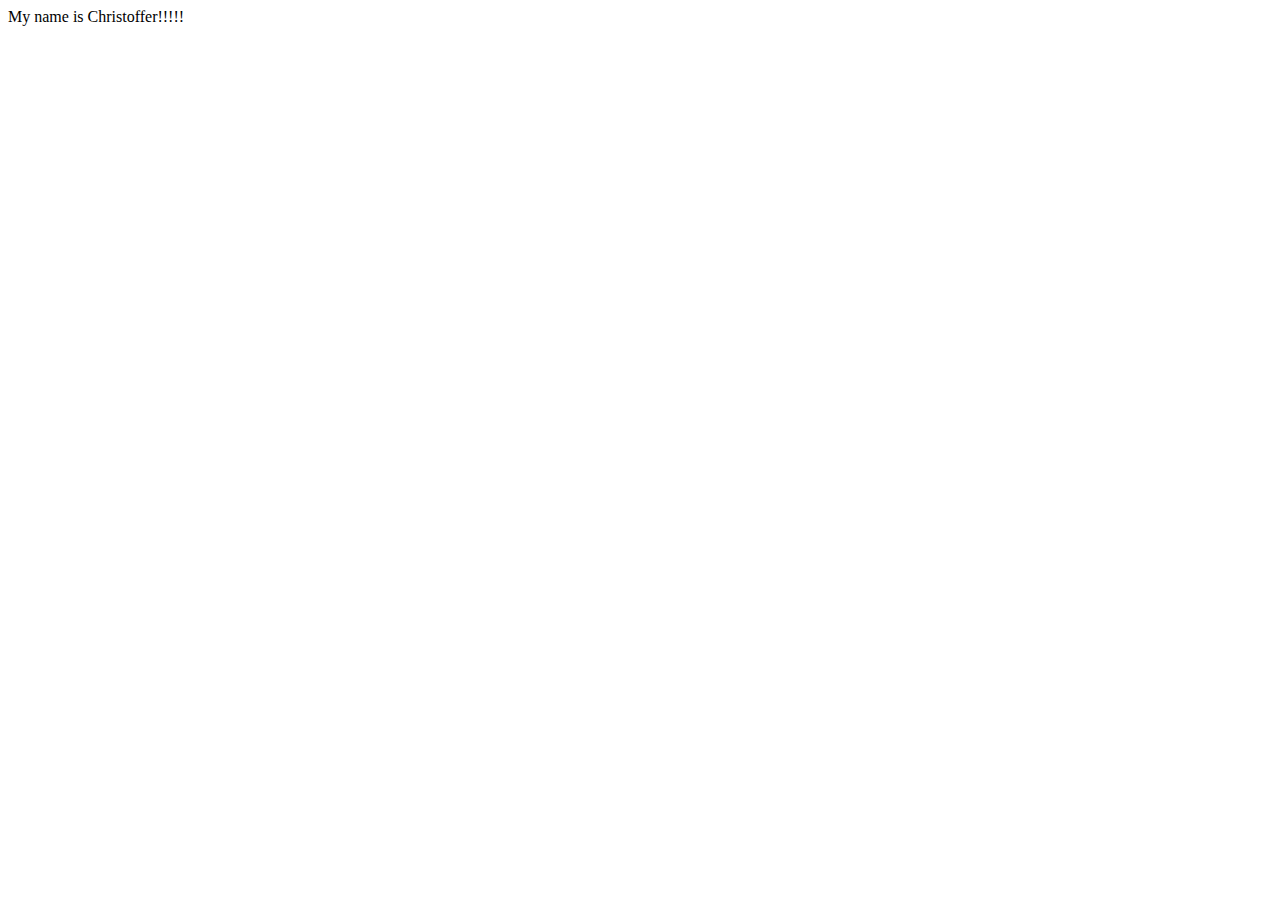
<file: index.html>
<!DOCTYPE html>
<html lang="en">
<head>
    <meta charset="UTF-8">
    <meta http-equiv="X-UA-Compatible" content="IE=edge">
    <meta name="viewport" content="width=device-width, initial-scale=1.0">
    <title>Document</title>
</head>
<body>
    My name is Christoffer!!!!!
</body>
</html>
</file>
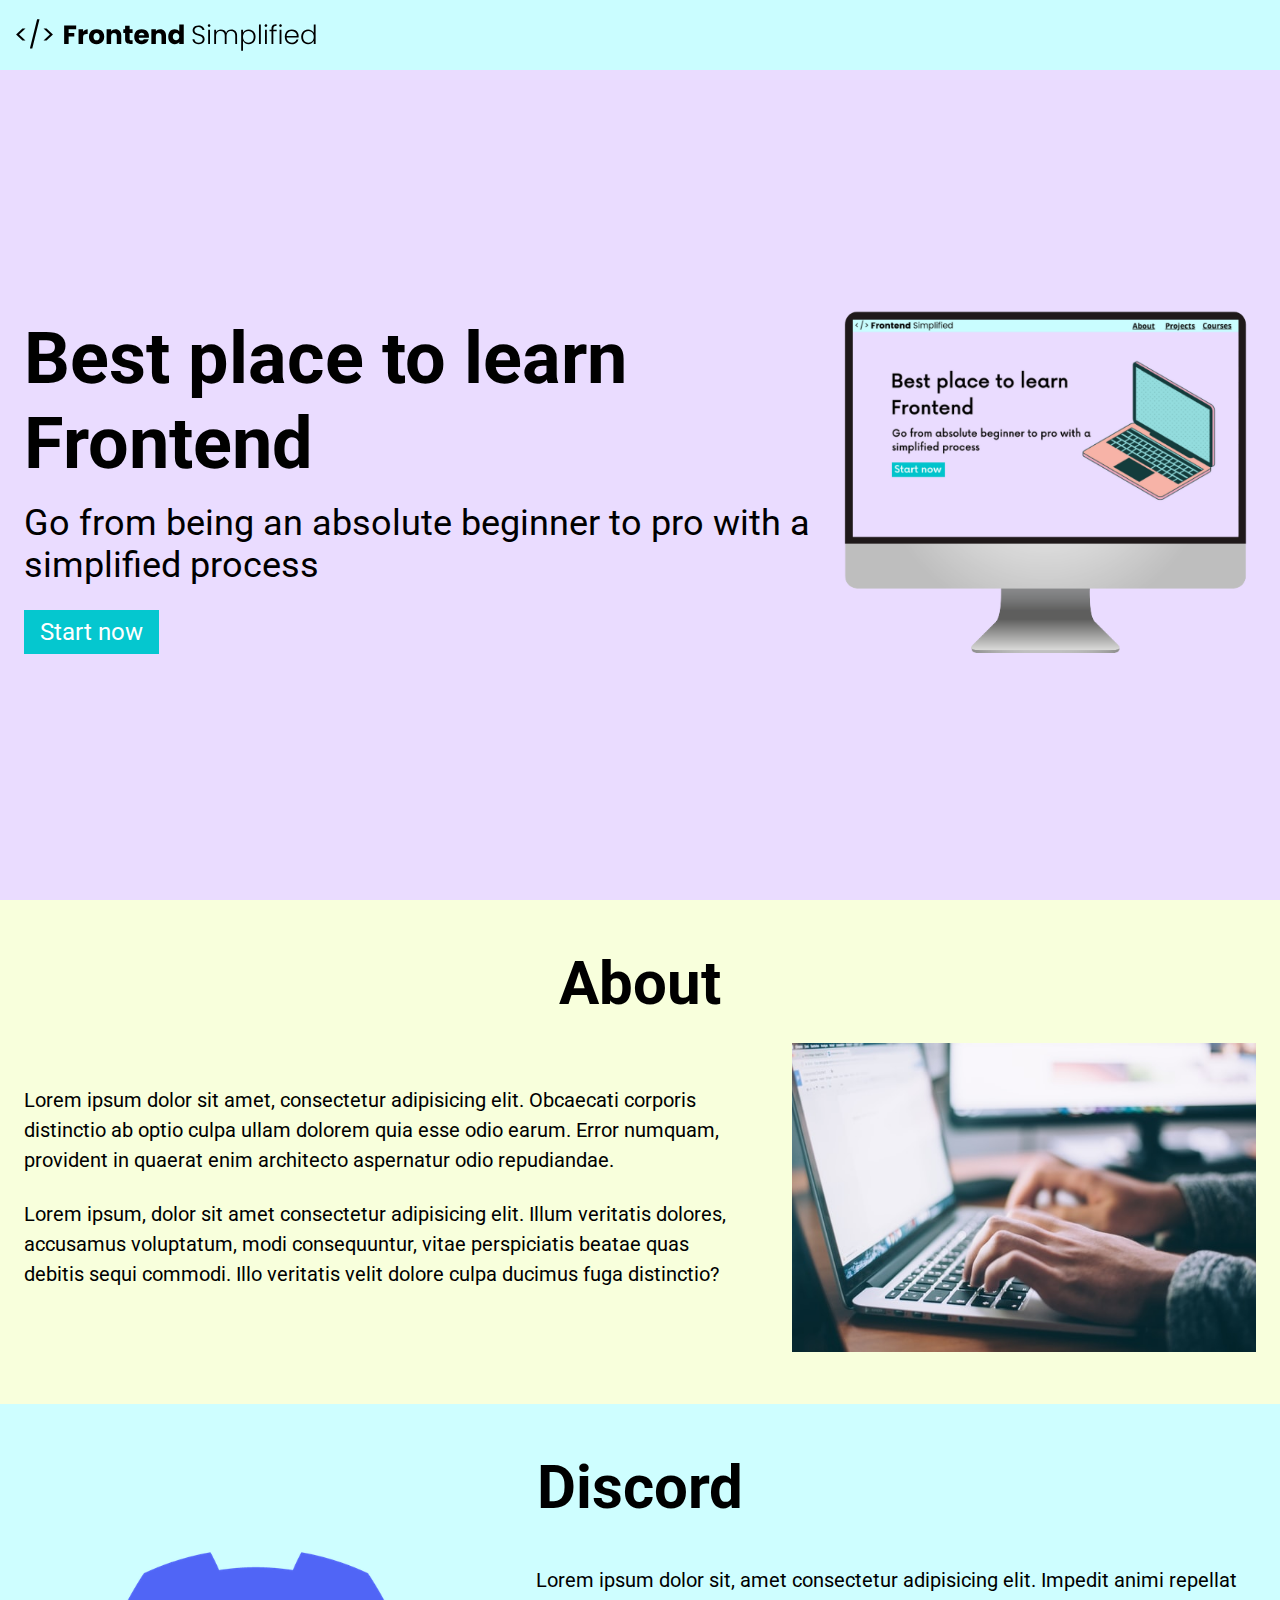
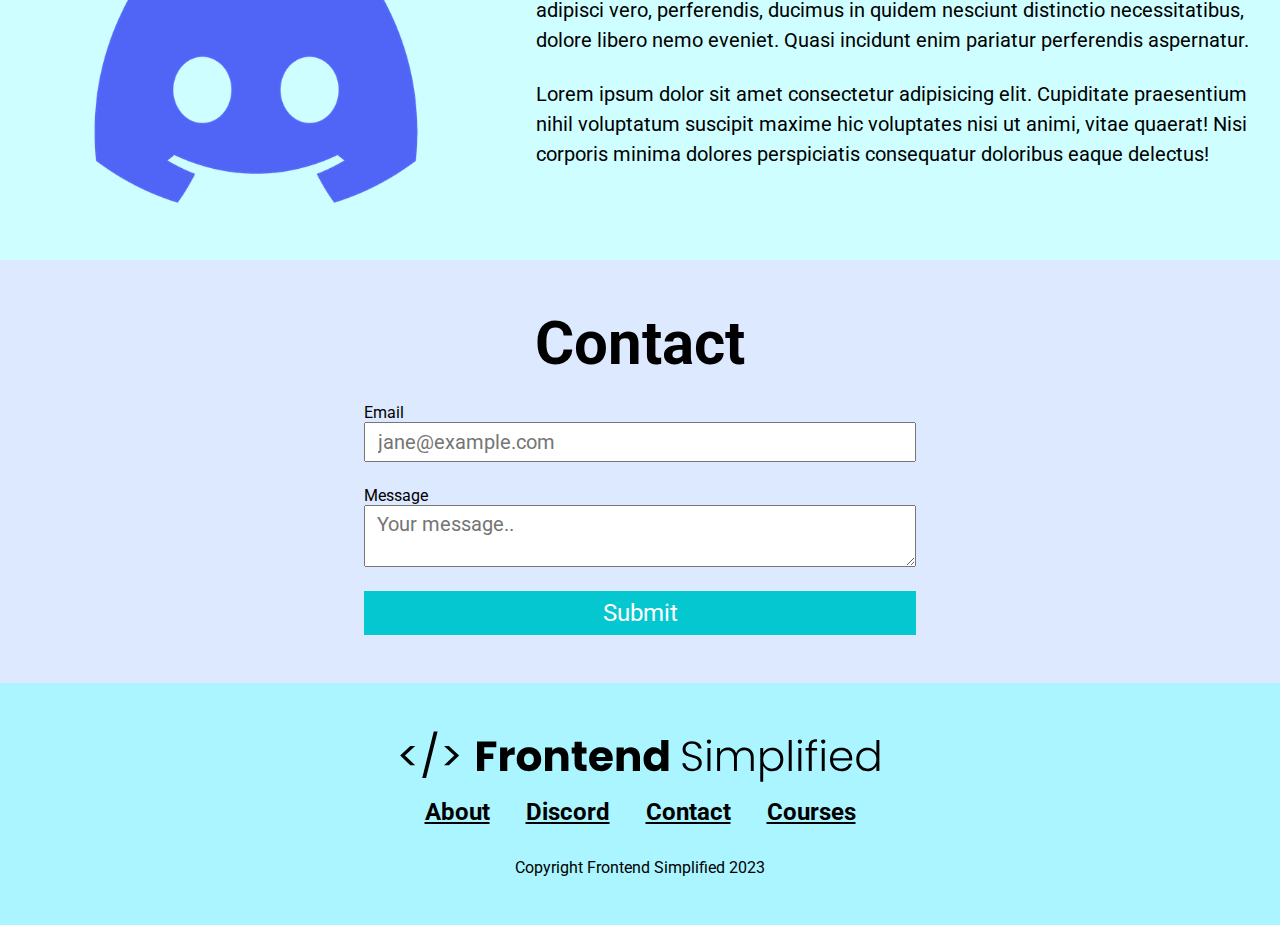
<file: html-tutorial/index.html>
<!DOCTYPE html>
<html lang="en">

<head>
    <meta charset="UTF-8">
    <meta http-equiv="X-UA-Compatible" content="IE=edge">
    <meta name="viewport" content="width=device-width, initial-scale=1.0">
    <title>Document</title>
    <link rel="stylesheet" href="./style.css">
</head>

<body>
    <section>
        <nav>
            <img src="./assets/FES.svg" class="logo" alt="">
            <ul>
                <li><a href="#about"></a></li>
                <li><a href="#discord"></a></li>
                <li><a href="#contact"></a></li>
            </ul>
        </nav>
        <header>
            <div class="row">
                <div class="home__description">
                    <h1>Best place to learn Frontend</h1>
                    <p class="subheader">Go from being an absolute beginner to pro with a simplified process</p>
                    <button class="home__description--button">Start now</button>
                </div>
                <figure>
                    <img src="./assets/laptop.png" alt="home page image">
                </figure>
            </div>
        </header>
    </section>

    <main>
        <section id="about">
            <h2>About</h2>
            <div class="row">
                <div class="section__description">
                    <div class="section__description--wrapper">
                        <p class="section__description--para">Lorem ipsum dolor sit amet, consectetur adipisicing elit.
                            Obcaecati corporis distinctio ab optio
                            culpa ullam dolorem quia esse odio earum. Error numquam, provident in quaerat enim
                            architecto
                            aspernatur odio repudiandae.
                        </p>
                        <p class="section__description--para">
                            Lorem ipsum, dolor sit amet consectetur adipisicing elit. Illum veritatis dolores, accusamus
                            voluptatum, modi consequuntur, vitae perspiciatis beatae quas debitis sequi commodi. Illo
                            veritatis
                            velit dolore culpa ducimus fuga distinctio?
                        </p>
                    </div>
                    <figure class="about__img--wrapper">
                        <img src="./assets/about.jpg" alt="">
                    </figure>
                </div>
            </div>
        </section>

        <section id="discord">
            <h2>Discord</h2>
            <div class="row">
                <div class="section__description">
                    <figure class="about__img--wrapper">
                        <img src="./assets/discord.png" alt="">
                    </figure>
                    <div class="section__description--wrapper">
                        <p class="section__description--para">
                            Lorem ipsum dolor sit, amet consectetur adipisicing elit. Impedit animi repellat adipisci
                            vero,
                            perferendis, ducimus in quidem nesciunt distinctio necessitatibus, dolore libero nemo
                            eveniet. Quasi
                            incidunt enim pariatur perferendis aspernatur.
                        </p>
                        <p class="section__description--para">
                            Lorem ipsum dolor sit amet consectetur adipisicing elit. Cupiditate praesentium nihil
                            voluptatum
                            suscipit maxime hic voluptates nisi ut animi, vitae quaerat! Nisi corporis minima dolores
                            perspiciatis consequatur doloribus eaque delectus!
                        </p>
                    </div>
                </div>
            </div>
        </section>

        <section id="contact">
            <h2>Contact</h2>
            <form action="">
                <label for="">Email</label>
                <input type="email" placeholder="jane@example.com">
                <label for="">Message</label>
                <textarea type="text" placeholder="Your message.."></textarea>
                <button>Submit</button>
            </form>
        </section>

        <footer>
            <img class="footer__logo" src="./assets/FES.svg" alt="">
            <div class="footer__links">
                <a class="footer__link" href="#about">About</a>
                <a class="footer__link" href="#discord">Discord</a>
                <a class="footer__link" href="#contact">Contact</a>
                <a class="footer__link" href="">Courses</a>
            </div>
            <p>Copyright Frontend Simplified 2023</p>
        </footer>
    </main>
</body>

</html>
</file>
<file: html-tutorial/style.css>
@import url('https://fonts.googleapis.com/css2?family=Roboto:wght@300;400;500;700&display=swap');

* {
    padding: 0;
    margin: 0;
    box-sizing: border-box;
    font-family: 'Roboto', sans-serif;
}

nav {
    height: 70px;
    display: flex;
    justify-content: space-between;
    align-items: center;
    padding: 0 16px;
    background-color: #cafdff;
}

header {
    background-color: #eadcff;
    height: calc(100vh - 70px);
    padding: 24px;
    display: flex;
    align-items: center;
    justify-content: center;
}

h1 {
    font-size: 72px;
}

.subheader {
    font-size: 36px;
    margin: 16px 0 24px 0;
}

button {
    background-color: #05c7cf;
    color: white;
    border: none;
    padding: 8px 16px;
    font-size: 24px;
    cursor: pointer;
}

a {
    color: #000;
    font-size: 24px;
    font-weight: 700;
}

.logo {
    width: 300px;
}

ul {
    display: flex;
}

li {
    list-style-type: none;
    padding-left: 16px;
}

.row {
    width: 100%;
    max-width: 1300px;
    margin: 0 auto;
    display: flex;
    align-items: center;
    justify-content: center;
}

#about,
#discord,
#contact,
footer {
    padding: 48px 0;
}

/* 

ABOUT 

*/


#about {
    background-color: #f8ffdc;
}

h2 {
    font-size: 60px;
    text-align: center;
    margin-bottom: 24px;
}

.section__description {
    display: flex;
    justify-content: center;
    align-items: center;
}

.about__img--wrapper {
    width: 40%;
    padding: 0 24px;
}

img {
    width: 100%;
}

.section__description--wrapper {
    width: 60%;
    padding: 0 24px;
}

.section__description--para {
    font-size: 20px;
    line-height: 1.5;
    margin-bottom: 24px;
}

/* 

DISCORD

*/

#discord {
    background-color: #cefeff;
}

/* 

CONTACT

*/

#contact {
    background-color: #dce9ff;
}

form {
    width: 100%;
    max-width: 600px;
    display: flex;
    flex-direction: column;
    margin: 0 auto;
    padding: 0 24px;
}

input,
textarea {
    margin-bottom: 24px;
    font-size: 20px;
    padding: 6px 12px;
}

/* 

FOOTER

*/

footer {
    background-color: #aaf5ff;
    display: flex;
    flex-direction: column;
    align-items: center;
}

.footer__logo {
    max-width: 480px;
    margin-bottom: 16px;
}

.footer__links {
    margin-bottom: 32px;
}

.footer__link {
    padding: 0 16px;
}

/* SMALL PHONES, TABLETS, LARGE SMARTPHONES */
@media (max-width: 728px) {
    .row {
        flex-direction: column;
    }

    .home__description {
        margin-bottom: 24px;
        display: flex;
        flex-direction: column;
        align-items: center;
    }

    .home__description--button {
        max-width: 240px;
    }

    h1 {
        text-align: center;
        font-size: 60px;
    }

    .subheader {
        text-align: center;
        font-size: 28px;
    }

    ul {
        display: none;
    }

    .section__description {
        flex-direction: column;
    }

    .section__description--wrapper {
        width: 100%;
    }

    .about__img--wrapper {
        width: 100%;
    }

    #discord .section__description {
        flex-direction: column-reverse;
    }

    footer {
        padding: 48px 24px;
    }

    .footer__logo {
        max-width: 360px;
    }

    .footer__link {
        padding: 0 4px;
        font-size: 18px;
    }

    .footer__links {
        margin-bottom: 24px;
    }
}
</file>
